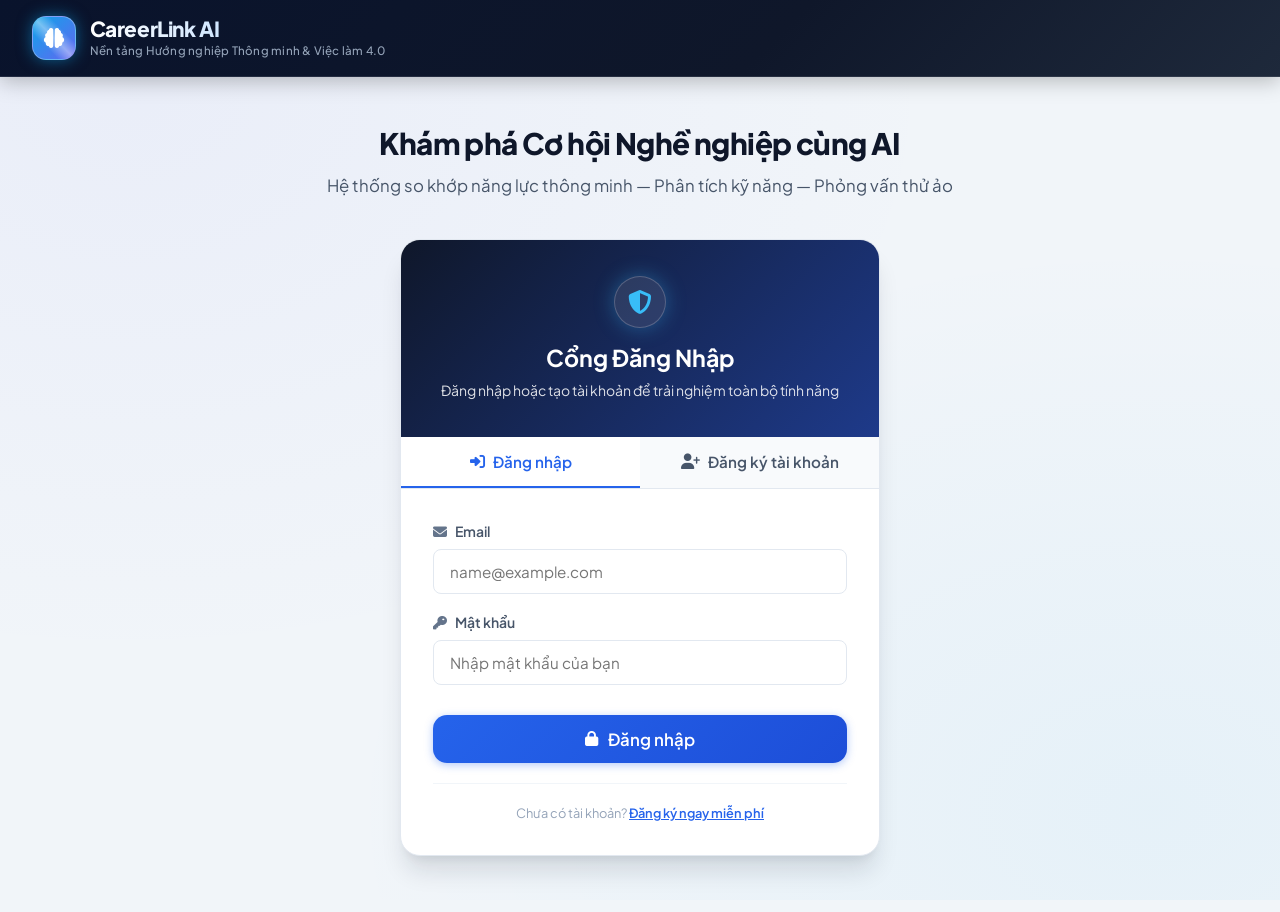
<file: index.html>
<!DOCTYPE html>
<html lang="vi">
<head>
    <meta charset="UTF-8">
    <meta name="viewport" content="width=device-width, initial-scale=1.0">
    <title>CareerLink AI — Hướng nghiệp Thông minh cho Sinh viên</title>
    <!-- Google Fonts: Plus Jakarta Sans -->
    <link rel="preconnect" href="https://fonts.googleapis.com">
    <link rel="preconnect" href="https://fonts.gstatic.com" crossorigin>
    <link href="https://fonts.googleapis.com/css2?family=Plus+Jakarta+Sans:wght@400;500;600;700;800&display=swap" rel="stylesheet">
    <!-- Font Awesome 6.5.1 Pro-grade Vector Icons -->
    <link rel="stylesheet" href="https://cdnjs.cloudflare.com/ajax/libs/font-awesome/6.5.1/css/all.min.css">
    <link rel="stylesheet" href="style.css">
    <meta name="description" content="Hệ thống AI hỗ trợ sinh viên tiếp cận cơ hội việc làm và thực tập thông minh">
</head>
<body>

<!-- ===== HEADER ===== -->
<header class="site-header">
    <div class="header-container">
        <a class="logo-group" href="#">
            <div class="logo-badge">
                <i class="fa-solid fa-brain"></i>
            </div>
            <div class="logo-text">
                <h1>CareerLink AI</h1>
                <p>Nền tảng Hướng nghiệp Thông minh &amp; Việc làm 4.0</p>
            </div>
        </a>
        <div class="header-user-status">
            <div id="userStatusBadge" class="user-badge" style="display:none;">
                <i class="fa-solid fa-circle-user" style="color: #38bdf8; font-size: 1.05rem;"></i>
                <span id="userDisplayName">Sinh viên</span>
                <span id="userRoleBadge" class="user-role-tag">SV</span>
            </div>
            <button class="btn btn-sm" onclick="handleLogout()"
                id="btnLogout"
                style="display:none; background: rgba(255,255,255,0.12); color:white; border:1px solid rgba(255,255,255,0.25);">
                <i class="fa-solid fa-arrow-right-from-bracket"></i> Đăng xuất
            </button>
        </div>
    </div>
</header>

<!-- ===== NAVIGATION ===== -->
<nav class="main-nav" id="mainNav" style="display:none;">
    <div class="nav-container">
        <div class="nav-links">
            <button class="nav-item active" data-page="jobs" onclick="navigateTo('jobs')">
                <i class="fa-solid fa-briefcase"></i> Việc làm
            </button>
            <button class="nav-item" data-page="recommend" onclick="navigateTo('recommend')">
                <i class="fa-solid fa-wand-magic-sparkles"></i> Gợi ý cho tôi
            </button>
            <button class="nav-item" data-page="chatbot" onclick="navigateTo('chatbot')">
                <i class="fa-solid fa-robot"></i> AI Assistant <span class="nav-badge">AI</span>
            </button>
            <button class="nav-item" data-page="profile" onclick="navigateTo('profile')">
                <i class="fa-solid fa-id-card"></i> Hồ sơ cá nhân
            </button>
            <button class="nav-item" data-page="applications" onclick="navigateTo('applications')">
                <i class="fa-solid fa-file-circle-check"></i> Hồ sơ đã nộp
            </button>
            <button class="nav-item" data-page="analytics" onclick="navigateTo('analytics')">
                <i class="fa-solid fa-chart-line"></i> Thống kê
            </button>
            <button class="nav-item" id="navRecruiterPost" data-page="post-job" onclick="navigateTo('post-job')" style="display:none;">
                <i class="fa-solid fa-circle-plus"></i> Đăng tuyển
            </button>
        </div>
    </div>
</nav>

<!-- Toast Container -->
<div class="toast-container" id="toastContainer"></div>

<!-- ===== AUTH SECTION ===== -->
<div id="authSection">
    <div class="app-container">
        <div style="text-align: center; margin-bottom: 2rem; padding-top: 1rem;">
            <h2 style="font-size: 1.85rem; font-weight: 800; color: var(--text-primary); letter-spacing: -0.02em;">
                Khám phá Cơ hội Nghề nghiệp cùng AI
            </h2>
            <p style="color: var(--text-secondary); font-size: 1.05rem; margin-top: 0.5rem;">
                Hệ thống so khớp năng lực thông minh — Phân tích kỹ năng — Phỏng vấn thử ảo
            </p>
        </div>

        <div class="auth-wrapper">
            <div class="auth-header">
                <div class="auth-header-icon">
                    <i class="fa-solid fa-shield-halved"></i>
                </div>
                <h2>Cổng Đăng Nhập</h2>
                <p>Đăng nhập hoặc tạo tài khoản để trải nghiệm toàn bộ tính năng</p>
            </div>

            <div class="auth-tabs">
                <button class="auth-tab-btn active" id="tabBtn_login" onclick="switchAuthTab('login')">
                    <i class="fa-solid fa-right-to-bracket"></i> Đăng nhập
                </button>
                <button class="auth-tab-btn" id="tabBtn_register" onclick="switchAuthTab('register')">
                    <i class="fa-solid fa-user-plus"></i> Đăng ký tài khoản
                </button>
            </div>

            <div class="auth-body">
                <!-- Form đăng nhập -->
                <div id="loginFormTab">
                    <form onsubmit="handleLogin(event)">
                        <div class="form-group">
                            <label><i class="fa-solid fa-envelope" style="color: #64748b; margin-right: 0.35rem;"></i> Email</label>
                            <input type="email" id="loginEmail" placeholder="name@example.com" required>
                        </div>
                        <div class="form-group">
                            <label><i class="fa-solid fa-key" style="color: #64748b; margin-right: 0.35rem;"></i> Mật khẩu</label>
                            <input type="password" id="loginPassword" placeholder="Nhập mật khẩu của bạn" required>
                        </div>
                        <button type="submit" class="btn btn-primary btn-block btn-lg" style="margin-top: 0.75rem;">
                            <i class="fa-solid fa-lock"></i> Đăng nhập
                        </button>
                    </form>
                    <div class="auth-footer-note">
                        Chưa có tài khoản?
                        <a href="#" onclick="switchAuthTab('register')" style="color: var(--primary); font-weight: 600;">
                            Đăng ký ngay miễn phí
                        </a>
                    </div>
                </div>

                <!-- Form đăng ký -->
                <div id="regFormTab" style="display:none;">
                    <form onsubmit="handleRegister(event)">
                        <div class="form-group">
                            <label><i class="fa-solid fa-user" style="color: #64748b; margin-right: 0.35rem;"></i> Họ và tên đầy đủ</label>
                            <input type="text" id="regFullName" placeholder="Nguyễn Văn A" required>
                        </div>
                        <div class="form-group">
                            <label><i class="fa-solid fa-envelope" style="color: #64748b; margin-right: 0.35rem;"></i> Email</label>
                            <input type="email" id="regEmail" placeholder="name@example.com" required>
                        </div>
                        <div class="form-group">
                            <label><i class="fa-solid fa-key" style="color: #64748b; margin-right: 0.35rem;"></i> Mật khẩu (tối thiểu 6 ký tự)</label>
                            <input type="password" id="regPassword" placeholder="Tạo mật khẩu an toàn" required minlength="6">
                        </div>
                        <div class="form-group">
                            <label><i class="fa-solid fa-user-tag" style="color: #64748b; margin-right: 0.35rem;"></i> Vai trò của bạn</label>
                            <select id="regRole">
                                <option value="student">Sinh viên đang tìm kiếm cơ hội</option>
                                <option value="recruiter">Nhà tuyển dụng / Doanh nghiệp</option>
                            </select>
                        </div>
                        <button type="submit" class="btn btn-primary btn-block btn-lg" style="margin-top: 0.75rem;">
                            <i class="fa-solid fa-user-check"></i> Khởi tạo tài khoản
                        </button>
                    </form>
                    <div class="auth-footer-note">
                        <i class="fa-solid fa-shield-check" style="color: #10b981;"></i> Dữ liệu được lưu trữ an toàn và bền bỉ trong trình duyệt của bạn.
                    </div>
                </div>
            </div>
        </div>
    </div>
</div>

<!-- ===== MAIN APP (Sau khi đăng nhập) ===== -->
<div id="mainAppSection" style="display:none;">
    <div class="app-container">

        <!-- === VIEW: JOBS LIST === -->
        <div id="view-jobs" class="page-view active">
            <div class="hero-banner">
                <h2><i class="fa-solid fa-briefcase"></i> Cơ hội Thực tập &amp; Việc làm Công nghệ</h2>
                <p>Hệ thống AI tự động phân tích hồ sơ và tính toán <strong>chỉ số phù hợp (Match Score)</strong> chính xác theo thời gian thực.</p>
                <div class="hero-tags">
                    <span class="hero-tag"><i class="fa-solid fa-bolt"></i> AI Matching Engine</span>
                    <span class="hero-tag"><i class="fa-solid fa-chart-simple"></i> Phân tích thời gian thực</span>
                    <span class="hero-tag"><i class="fa-solid fa-bullseye"></i> Cá nhân hóa theo năng lực</span>
                </div>
            </div>

            <div style="display: flex; gap: 1rem; margin-bottom: 1.5rem; flex-wrap: wrap;">
                <div style="flex: 1; min-width: 220px; position: relative;">
                    <i class="fa-solid fa-magnifying-glass" style="position: absolute; left: 14px; top: 50%; transform: translateY(-50%); color: #94a3b8;"></i>
                    <input type="text" id="jobSearchInput" placeholder="Tìm kiếm theo tiêu đề, công ty, kỹ năng (Python, SQL, React...)"
                        style="padding-left: 2.5rem;" oninput="renderJobsList()">
                </div>
                <select id="jobTypeFilter" onchange="renderJobsList()" style="width: auto; min-width: 190px;">
                    <option value="all">Tất cả hình thức</option>
                    <option value="Thực tập">Thực tập sinh</option>
                    <option value="Toàn thời gian">Toàn thời gian</option>
                    <option value="Bán thời gian">Bán thời gian</option>
                    <option value="Remote">Remote / Hybrid</option>
                </select>
            </div>

            <div id="jobsListContainer">
                <p style="text-align: center; color: var(--text-muted); padding: 2rem;">Đang tải danh sách việc làm...</p>
            </div>
        </div>

        <!-- === VIEW: AI RECOMMENDATIONS === -->
        <div id="view-recommend" class="page-view">
            <div class="hero-banner" style="background: linear-gradient(135deg, #064e3b 0%, #047857 50%, #10b981 100%);">
                <h2><i class="fa-solid fa-wand-magic-sparkles"></i> Gợi ý Việc làm Phù hợp nhất</h2>
                <p>Các vị trí được sắp xếp theo <strong>độ tương thích giảm dần</strong>, đi kèm phân tích các kỹ năng bạn đã có và các kỹ năng nên học thêm.</p>
            </div>
            <div id="recommendationsListContainer">
                <p style="text-align: center; color: var(--text-muted); padding: 2rem;">Đang phân tích hồ sơ...</p>
            </div>
        </div>

        <!-- === VIEW: AI CHATBOT === -->
        <div id="view-chatbot" class="page-view">
            <div style="margin-bottom: 1.25rem;">
                <h2 style="font-size: 1.55rem; font-weight: 800; display: flex; align-items: center; gap: 0.6rem;">
                    <i class="fa-solid fa-robot" style="color: var(--primary);"></i> AI Career Assistant
                </h2>
                <p style="color: var(--text-secondary);">Trợ lý AI hướng nghiệp thông minh — luyện phỏng vấn thử — đánh giá CV và gợi ý lộ trình kỹ thuật chuyên sâu.</p>
            </div>

            <div class="chatbot-container">
                <div class="chatbot-header">
                    <div class="chatbot-title">
                        <div class="chatbot-avatar">
                            <i class="fa-solid fa-microchip"></i>
                        </div>
                        <div>
                            <div style="font-weight: 700; font-size: 1rem; letter-spacing: -0.01em;">CareerLink AI Copilot</div>
                            <div style="font-size: 0.75rem; color: #38bdf8; display: flex; align-items: center; gap: 0.4rem;">
                                <i class="fa-solid fa-circle" style="font-size: 0.5rem;"></i> Trực tuyến — Sẵn sàng hỗ trợ 24/7
                            </div>
                        </div>
                    </div>
                    <button onclick="clearChatHistory()"
                        style="background: rgba(255,255,255,0.15); border: 1px solid rgba(255,255,255,0.2); color: white; padding: 0.45rem 0.85rem; border-radius: 8px; cursor: pointer; font-size: 0.8rem; display: flex; align-items: center; gap: 0.4rem;">
                        <i class="fa-solid fa-trash-can"></i> Xóa lịch sử
                    </button>
                </div>

                <div class="chatbot-messages" id="chatbotMessagesList"></div>

                <div class="chat-quick-prompts">
                    <span class="quick-prompt-chip" onclick="sendChatMessage('Gợi ý việc làm phù hợp với hồ sơ của tôi')">
                        <i class="fa-solid fa-briefcase"></i> Gợi ý việc làm
                    </span>
                    <span class="quick-prompt-chip" onclick="sendChatMessage('Luyện phỏng vấn thử cho tôi với')">
                        <i class="fa-solid fa-microphone-lines"></i> Phỏng vấn thử
                    </span>
                    <span class="quick-prompt-chip" onclick="sendChatMessage('Đánh giá CV và hồ sơ của tôi')">
                        <i class="fa-solid fa-file-lines"></i> Đánh giá CV
                    </span>
                    <span class="quick-prompt-chip" onclick="sendChatMessage('Lộ trình học AI Machine Learning 3 tháng')">
                        <i class="fa-solid fa-route"></i> Lộ trình AI/Data
                    </span>
                    <span class="quick-prompt-chip" onclick="sendChatMessage('Lộ trình học Web Frontend Backend')">
                        <i class="fa-solid fa-code"></i> Lộ trình Web Dev
                    </span>
                </div>

                <div class="chatbot-input-bar">
                    <input type="text" id="chatbotInput"
                        placeholder="Đặt câu hỏi về việc làm, phỏng vấn thử, lộ trình học tập..."
                        onkeydown="if(event.key==='Enter') sendChatMessage()">
                    <button class="btn btn-primary" onclick="sendChatMessage()">
                        Gửi <i class="fa-solid fa-paper-plane"></i>
                    </button>
                </div>
            </div>
        </div>

        <!-- === VIEW: STUDENT PROFILE === -->
        <div id="view-profile" class="page-view">
            <div style="margin-bottom: 1.5rem;">
                <h2 style="font-size: 1.55rem; font-weight: 800; display: flex; align-items: center; gap: 0.6rem;">
                    <i class="fa-solid fa-id-card" style="color: var(--primary);"></i> Hồ sơ Năng lực Cá nhân
                </h2>
                <p style="color: var(--text-secondary);">Cập nhật chính xác các kỹ năng và thông tin để AI đưa ra gợi ý việc làm có độ tương thích cao nhất.</p>
            </div>

            <div class="card">
                <form id="profileForm" onsubmit="handleSaveProfile(event)">
                    <div class="grid-2">
                        <div>
                            <div class="form-group">
                                <label><i class="fa-solid fa-user" style="color: #64748b; margin-right: 0.35rem;"></i> Họ và tên đầy đủ *</label>
                                <input type="text" id="profFullName" placeholder="Nguyễn Văn A" required>
                            </div>
                            <div class="form-group">
                                <label><i class="fa-solid fa-building-columns" style="color: #64748b; margin-right: 0.35rem;"></i> Trường Đại học / Học viện</label>
                                <input type="text" id="profUniversity" placeholder="Trường Đại học Công nghệ Thông tin">
                            </div>
                            <div class="form-group">
                                <label><i class="fa-solid fa-graduation-cap" style="color: #64748b; margin-right: 0.35rem;"></i> Chuyên ngành đào tạo *</label>
                                <input type="text" id="profMajor" placeholder="Khoa học Dữ liệu &amp; AI" required>
                            </div>
                            <div class="form-group">
                                <label><i class="fa-solid fa-calendar-days" style="color: #64748b; margin-right: 0.35rem;"></i> Năm tốt nghiệp dự kiến</label>
                                <input type="number" id="profGradYear" placeholder="2027" min="2024" max="2032">
                            </div>
                            <div class="form-group">
                                <label><i class="fa-solid fa-award" style="color: #64748b; margin-right: 0.35rem;"></i> Điểm GPA tích lũy (thang 4.0)</label>
                                <input type="number" id="profGpa" placeholder="3.5" step="0.01" min="0" max="4">
                            </div>
                        </div>
                        <div>
                            <div class="form-group">
                                <label><i class="fa-solid fa-code" style="color: #64748b; margin-right: 0.35rem;"></i> Danh sách kỹ năng (cách nhau bằng dấu phẩy) *</label>
                                <textarea id="profSkills" placeholder="Python, SQL, Machine Learning, React, Docker, Git..." style="min-height: 80px;"></textarea>
                            </div>
                            <div class="form-group">
                                <label><i class="fa-solid fa-heart" style="color: #64748b; margin-right: 0.35rem;"></i> Lĩnh vực quan tâm &amp; Nghiên cứu</label>
                                <input type="text" id="profInterests" placeholder="Trí tuệ nhân tạo, Phát triển phần mềm, Dữ liệu lớn">
                            </div>
                            <div class="form-group">
                                <label><i class="fa-solid fa-compass" style="color: #64748b; margin-right: 0.35rem;"></i> Mục tiêu nghề nghiệp ngắn hạn</label>
                                <input type="text" id="profCareerGoal" placeholder="Trở thành AI Engineer tại doanh nghiệp công nghệ hàng đầu">
                            </div>
                            <div class="form-group">
                                <label><i class="fa-solid fa-pen-nib" style="color: #64748b; margin-right: 0.35rem;"></i> Giới thiệu bản thân &amp; Dự án đã làm</label>
                                <textarea id="profSummary" placeholder="Sinh viên năm 3 chuyên ngành KHMT, có kinh nghiệm thực hành với Python và Machine Learning qua 2 dự án cá nhân về NLP tiếng Việt..." style="min-height: 100px;"></textarea>
                            </div>
                        </div>
                    </div>

                    <div style="margin-top: 1.5rem; display: flex; gap: 1rem; align-items: center; flex-wrap: wrap;">
                        <button type="submit" class="btn btn-primary btn-lg">
                            <i class="fa-solid fa-floppy-disk"></i> Lưu Hồ sơ năng lực
                        </button>
                        <button type="button" class="btn btn-secondary" onclick="navigateTo('recommend')">
                            <i class="fa-solid fa-wand-magic-sparkles"></i> Xem ngay gợi ý AI
                        </button>
                        <span style="color: var(--text-muted); font-size: 0.825rem; display: flex; align-items: center; gap: 0.4rem;">
                            <i class="fa-solid fa-shield-check" style="color: #10b981;"></i> Dữ liệu tự động lưu vĩnh viễn
                        </span>
                    </div>
                </form>
            </div>
        </div>

        <!-- === VIEW: APPLICATIONS === -->
        <div id="view-applications" class="page-view">
            <div style="margin-bottom: 1.5rem;">
                <h2 style="font-size: 1.55rem; font-weight: 800; display: flex; align-items: center; gap: 0.6rem;">
                    <i class="fa-solid fa-file-circle-check" style="color: var(--primary);"></i> Hồ sơ Ứng tuyển của Bạn
                </h2>
                <p style="color: var(--text-secondary);">Theo dõi trực quan tiến trình và trạng thái các vị trí bạn đã nộp hồ sơ.</p>
            </div>
            <div id="applicationsListContainer"></div>
        </div>

        <!-- === VIEW: ANALYTICS === -->
        <div id="view-analytics" class="page-view">
            <div style="margin-bottom: 1.5rem;">
                <h2 style="font-size: 1.55rem; font-weight: 800; display: flex; align-items: center; gap: 0.6rem;">
                    <i class="fa-solid fa-chart-line" style="color: var(--primary);"></i> Thống kê &amp; Trung tâm Dữ liệu
                </h2>
                <p style="color: var(--text-secondary);">Quản lý dữ liệu hệ thống, sao lưu an toàn và tùy biến cấu hình AI.</p>
            </div>
            <div id="analyticsContentContainer"></div>
        </div>

        <!-- === VIEW: POST JOB (Nhà tuyển dụng) === -->
        <div id="view-post-job" class="page-view">
            <div style="margin-bottom: 1.5rem;">
                <h2 style="font-size: 1.55rem; font-weight: 800; display: flex; align-items: center; gap: 0.6rem;">
                    <i class="fa-solid fa-circle-plus" style="color: var(--primary);"></i> Đăng Tin Tuyển Dụng Mới
                </h2>
                <p style="color: var(--text-secondary);">Tin đăng sẽ được hiển thị ngay cho các sinh viên có độ tương thích cao.</p>
            </div>
            <div class="card">
                <form id="postJobForm" onsubmit="handlePostJob(event)">
                    <div class="grid-2">
                        <div>
                            <div class="form-group">
                                <label><i class="fa-solid fa-heading" style="color: #64748b; margin-right: 0.35rem;"></i> Tiêu đề vị trí *</label>
                                <input type="text" id="newJobTitle" placeholder="Thực tập sinh AI / Machine Learning" required>
                            </div>
                            <div class="form-group">
                                <label><i class="fa-solid fa-building" style="color: #64748b; margin-right: 0.35rem;"></i> Tên công ty / Doanh nghiệp *</label>
                                <input type="text" id="newJobCompany" placeholder="FPT Software" required>
                            </div>
                            <div class="form-group">
                                <label><i class="fa-solid fa-location-dot" style="color: #64748b; margin-right: 0.35rem;"></i> Địa điểm làm việc</label>
                                <input type="text" id="newJobLocation" placeholder="TP.HCM / Hà Nội / Remote">
                            </div>
                            <div class="form-group">
                                <label><i class="fa-solid fa-money-bill-wave" style="color: #64748b; margin-right: 0.35rem;"></i> Mức lương / Phụ cấp hỗ trợ</label>
                                <input type="text" id="newJobSalary" placeholder="5 - 8 triệu / tháng">
                            </div>
                            <div class="form-group">
                                <label><i class="fa-solid fa-business-time" style="color: #64748b; margin-right: 0.35rem;"></i> Loại hình công việc</label>
                                <select id="newJobType">
                                    <option value="Thực tập">Thực tập sinh</option>
                                    <option value="Toàn thời gian">Toàn thời gian</option>
                                    <option value="Bán thời gian">Bán thời gian</option>
                                    <option value="Remote">Remote / Hybrid</option>
                                </select>
                            </div>
                        </div>
                        <div>
                            <div class="form-group">
                                <label><i class="fa-solid fa-align-left" style="color: #64748b; margin-right: 0.35rem;"></i> Mô tả công việc chi tiết *</label>
                                <textarea id="newJobDesc" placeholder="Mô tả các nhiệm vụ chính, dự án tham gia, chế độ đào tạo và cơ hội phát triển..." style="min-height: 120px;" required></textarea>
                            </div>
                            <div class="form-group">
                                <label><i class="fa-solid fa-list-check" style="color: #64748b; margin-right: 0.35rem;"></i> Kỹ năng yêu cầu (cách nhau bằng dấu phẩy)</label>
                                <input type="text" id="newJobSkills" placeholder="Python, SQL, Machine Learning, Git">
                            </div>
                            <div class="form-group">
                                <label><i class="fa-solid fa-graduation-cap" style="color: #64748b; margin-right: 0.35rem;"></i> Chuyên ngành ưu tiên</label>
                                <input type="text" id="newJobMajors" placeholder="Công nghệ Thông tin, Khoa học Máy tính">
                            </div>
                        </div>
                    </div>
                    <div style="margin-top: 1.5rem;">
                        <button type="submit" class="btn btn-primary btn-lg">
                            <i class="fa-solid fa-bullhorn"></i> Đăng tuyển ngay
                        </button>
                    </div>
                </form>
            </div>
        </div>

    </div><!-- /app-container -->
</div><!-- /mainAppSection -->

<!-- ===== FLOATING CHAT BUTTON ===== -->
<div id="floatingChatTrigger" class="floating-chat-trigger" onclick="toggleFloatingChat()" style="display:none;" title="Trợ lý AI Hướng nghiệp &amp; Phỏng vấn ảo">
    <i class="fa-solid fa-robot"></i>
</div>

<!-- ===== FLOATING CHAT POPUP ===== -->
<div class="floating-chat-popup" id="floatingChatPopup">
    <div class="chatbot-header" style="border-radius: 20px 20px 0 0;">
        <div class="chatbot-title">
            <div class="chatbot-avatar">
                <i class="fa-solid fa-microchip"></i>
            </div>
            <div>
                <div style="font-weight: 700; font-size: 0.95rem;">AI Career Assistant</div>
                <div style="font-size: 0.7rem; color: #38bdf8; display: flex; align-items: center; gap: 0.3rem;">
                    <i class="fa-solid fa-circle" style="font-size: 0.45rem;"></i> Trực tuyến
                </div>
            </div>
        </div>
        <button onclick="toggleFloatingChat()"
            style="background: rgba(255,255,255,0.15); border: none; color: white; width: 32px; height: 32px; border-radius: 50%; cursor: pointer; font-size: 0.95rem; display: flex; align-items: center; justify-content: center; transition: 0.2s;">
            <i class="fa-solid fa-xmark"></i>
        </button>
    </div>

    <div class="chatbot-messages" id="floatingChatMessages" style="flex: 1; overflow-y: auto; padding: 1.15rem; gap: 0.85rem; display: flex; flex-direction: column; background: #f8fafc;"></div>

    <div class="chat-quick-prompts" style="padding: 0.6rem 0.85rem;">
        <span class="quick-prompt-chip" onclick="sendChatMessage('Gợi ý việc làm cho tôi', true)">
            <i class="fa-solid fa-briefcase"></i> Gợi ý việc
        </span>
        <span class="quick-prompt-chip" onclick="sendChatMessage('Luyện phỏng vấn thử', true)">
            <i class="fa-solid fa-microphone"></i> Phỏng vấn
        </span>
        <span class="quick-prompt-chip" onclick="sendChatMessage('Lộ trình học AI 3 tháng', true)">
            <i class="fa-solid fa-route"></i> Lộ trình
        </span>
    </div>

    <div class="chatbot-input-bar" style="border-radius: 0 0 20px 20px;">
        <input type="text" id="floatingChatInput" placeholder="Nhắn tin với AI..."
            onkeydown="if(event.key==='Enter') sendChatMessage(null, true)">
        <button class="btn btn-primary btn-sm" onclick="sendChatMessage(null, true)">
            <i class="fa-solid fa-paper-plane"></i>
        </button>
    </div>
</div>

<script src="app.js"></script>
<script>
    // Hiện floating chat button khi đã đăng nhập
    const _origUpdateLogin = window.updateUIForLoggedInUser;
    window.updateUIForLoggedInUser = function() {
        _origUpdateLogin();
        const ft = document.getElementById('floatingChatTrigger');
        const btn = document.getElementById('btnLogout');
        const nav = document.getElementById('mainNav');
        if (ft) ft.style.display = 'flex';
        if (btn) btn.style.display = 'inline-flex';
        if (nav) nav.style.display = 'block';
    };
    const _origUpdateLogout = window.updateUIForLoggedOutUser;
    window.updateUIForLoggedOutUser = function() {
        _origUpdateLogout();
        const nav = document.getElementById('mainNav');
        const ft = document.getElementById('floatingChatTrigger');
        const btn = document.getElementById('btnLogout');
        if (nav) nav.style.display = 'none';
        if (ft) ft.style.display = 'none';
        if (btn) btn.style.display = 'none';
        const popup = document.getElementById('floatingChatPopup');
        if (popup) popup.classList.remove('open');
    };
</script>
</body>
</html>
</file>
<file: style.css>
/* ==========================================================================
   CareerLink AI - Modern Tech Stylesheet (2026 High-Tech Edition)
   Trang web Hướng nghiệp & Việc làm AI cho Sinh viên
   ========================================================================== */

:root {
    --primary: #2563eb;
    --primary-hover: #1d4ed8;
    --primary-light: #eff6ff;
    --primary-ring: rgba(37, 99, 235, 0.25);
    --secondary: #4f46e5;
    --accent: #06b6d4;
    --accent-glow: rgba(6, 182, 212, 0.35);
    --tech-cyan: #0ea5e9;
    --tech-indigo: #6366f1;
    --tech-purple: #8b5cf6;
    --success: #10b981;
    --success-bg: #ecfdf5;
    --warning: #f59e0b;
    --warning-bg: #fffbeb;
    --danger: #ef4444;
    --danger-bg: #fef2f2;
    --bg-page: #f1f5f9;
    --bg-card: #ffffff;
    --text-primary: #0f172a;
    --text-secondary: #475569;
    --text-muted: #94a3b8;
    --border-color: #e2e8f0;
    --border-light: #f1f5f9;
    --radius-sm: 8px;
    --radius-md: 14px;
    --radius-lg: 20px;
    --radius-full: 9999px;
    --shadow-sm: 0 1px 3px 0 rgb(0 0 0 / 0.06);
    --shadow-md: 0 4px 6px -1px rgb(0 0 0 / 0.08), 0 2px 4px -2px rgb(0 0 0 / 0.06);
    --shadow-lg: 0 10px 20px -3px rgb(0 0 0 / 0.08), 0 4px 6px -4px rgb(0 0 0 / 0.04);
    --shadow-xl: 0 20px 25px -5px rgb(15 23 42 / 0.12), 0 8px 10px -6px rgb(15 23 42 / 0.08);
    --shadow-glow: 0 0 20px rgba(37, 99, 235, 0.3);
    --transition: all 0.25s cubic-bezier(0.4, 0, 0.2, 1);
}

* {
    margin: 0;
    padding: 0;
    box-sizing: border-box;
    font-family: 'Plus Jakarta Sans', -apple-system, BlinkMacSystemFont, 'Segoe UI', Roboto, sans-serif;
}

body {
    background-color: var(--bg-page);
    color: var(--text-primary);
    min-height: 100vh;
    display: flex;
    flex-direction: column;
    line-height: 1.5;
    background-image: 
        radial-gradient(at 10% 10%, rgba(99, 102, 241, 0.05) 0px, transparent 50%),
        radial-gradient(at 90% 90%, rgba(14, 165, 233, 0.05) 0px, transparent 50%);
    background-attachment: fixed;
}

/* ==========================================================================
   Header & Tech Navigation
   ========================================================================== */
.site-header {
    background: linear-gradient(135deg, #09132c 0%, #0f172a 60%, #1e293b 100%);
    color: white;
    padding: 1rem 2rem;
    box-shadow: 0 4px 20px rgba(0, 0, 0, 0.25);
    position: sticky;
    top: 0;
    z-index: 40;
    border-bottom: 1px solid rgba(255, 255, 255, 0.1);
    backdrop-filter: blur(12px);
}

.header-container {
    max-width: 1280px;
    margin: 0 auto;
    display: flex;
    align-items: center;
    justify-content: space-between;
    gap: 1.5rem;
}

.logo-group {
    display: flex;
    align-items: center;
    gap: 0.85rem;
    text-decoration: none;
    color: white;
}

.logo-badge {
    background: linear-gradient(135deg, #0ea5e9, #6366f1);
    width: 44px;
    height: 44px;
    border-radius: var(--radius-md);
    display: flex;
    align-items: center;
    justify-content: center;
    font-size: 1.25rem;
    color: white;
    box-shadow: 0 0 15px rgba(14, 165, 233, 0.5);
    border: 1px solid rgba(255, 255, 255, 0.3);
    position: relative;
    overflow: hidden;
}

.logo-badge::after {
    content: '';
    position: absolute;
    top: -50%;
    left: -50%;
    width: 200%;
    height: 200%;
    background: linear-gradient(45deg, transparent 40%, rgba(255,255,255,0.4) 50%, transparent 60%);
    animation: shine 4s infinite linear;
}

@keyframes shine {
    from { transform: translateX(-100%); }
    to { transform: translateX(100%); }
}

.logo-text h1 {
    font-size: 1.3rem;
    font-weight: 800;
    letter-spacing: -0.02em;
    line-height: 1.2;
    background: linear-gradient(to right, #ffffff, #93c5fd);
    -webkit-background-clip: text;
    -webkit-text-fill-color: transparent;
}

.logo-text p {
    font-size: 0.725rem;
    color: #94a3b8;
    font-weight: 500;
    letter-spacing: 0.02em;
}

.header-user-status {
    display: flex;
    align-items: center;
    gap: 1rem;
}

.user-badge {
    background: rgba(255, 255, 255, 0.08);
    backdrop-filter: blur(8px);
    padding: 0.4rem 1rem;
    border-radius: var(--radius-full);
    font-size: 0.85rem;
    font-weight: 600;
    display: flex;
    align-items: center;
    gap: 0.6rem;
    border: 1px solid rgba(255, 255, 255, 0.15);
}

.user-role-tag {
    background: linear-gradient(135deg, #0ea5e9, #2563eb);
    color: #ffffff;
    font-size: 0.7rem;
    font-weight: 700;
    padding: 0.18rem 0.65rem;
    border-radius: var(--radius-full);
    text-transform: uppercase;
    letter-spacing: 0.03em;
    box-shadow: 0 0 10px rgba(14, 165, 233, 0.4);
}

/* ==========================================================================
   Navigation Menu
   ========================================================================== */
.main-nav {
    background: #ffffff;
    border-bottom: 1px solid var(--border-color);
    box-shadow: var(--shadow-sm);
    position: sticky;
    top: 68px;
    z-index: 30;
}

.nav-container {
    max-width: 1280px;
    margin: 0 auto;
    padding: 0 1.5rem;
    display: flex;
    align-items: center;
    justify-content: space-between;
    overflow-x: auto;
}

.nav-links {
    display: flex;
    gap: 0.5rem;
}

.nav-item {
    background: transparent;
    border: none;
    color: var(--text-secondary);
    padding: 0.95rem 1.15rem;
    font-size: 0.925rem;
    font-weight: 600;
    cursor: pointer;
    border-bottom: 3px solid transparent;
    transition: var(--transition);
    display: flex;
    align-items: center;
    gap: 0.55rem;
    white-space: nowrap;
}

.nav-item i {
    font-size: 1rem;
    color: var(--text-muted);
    transition: var(--transition);
}

.nav-item:hover {
    color: var(--primary);
    background: #f8fafc;
}

.nav-item:hover i {
    color: var(--primary);
}

.nav-item.active {
    color: var(--primary);
    border-bottom-color: var(--primary);
    background: #f0f7ff;
}

.nav-item.active i {
    color: var(--primary);
}

.nav-badge {
    background: linear-gradient(135deg, #6366f1, #0ea5e9);
    color: white;
    font-size: 0.68rem;
    padding: 0.12rem 0.55rem;
    border-radius: var(--radius-full);
    font-weight: 700;
    letter-spacing: 0.04em;
    box-shadow: 0 0 8px rgba(99, 102, 241, 0.35);
}

/* ==========================================================================
   Main Content Layout
   ========================================================================== */
.app-container {
    max-width: 1280px;
    width: 100%;
    margin: 1.75rem auto 3.5rem;
    padding: 0 1.5rem;
    flex: 1;
}

.page-view {
    display: none;
    animation: fadeIn 0.25s ease-out;
}

.page-view.active {
    display: block;
}

@keyframes fadeIn {
    from { opacity: 0; transform: translateY(8px); }
    to { opacity: 1; transform: translateY(0); }
}

/* ==========================================================================
   Card & Grid System
   ========================================================================== */
.card {
    background: var(--bg-card);
    border: 1px solid var(--border-color);
    border-radius: var(--radius-md);
    padding: 1.5rem;
    box-shadow: var(--shadow-sm);
    transition: var(--transition);
}

.card:hover {
    box-shadow: var(--shadow-md);
    border-color: #cbd5e1;
}

.card-header {
    display: flex;
    align-items: center;
    justify-content: space-between;
    margin-bottom: 1.25rem;
    padding-bottom: 0.75rem;
    border-bottom: 1px solid var(--border-light);
}

.card-title {
    font-size: 1.15rem;
    font-weight: 700;
    color: var(--text-primary);
    display: flex;
    align-items: center;
    gap: 0.6rem;
}

.card-title i {
    color: var(--primary);
    font-size: 1.15rem;
}

.grid-2 {
    display: grid;
    grid-template-columns: repeat(auto-fit, minmax(320px, 1fr));
    gap: 1.5rem;
}

.grid-3 {
    display: grid;
    grid-template-columns: repeat(auto-fit, minmax(280px, 1fr));
    gap: 1.25rem;
}

.grid-4 {
    display: grid;
    grid-template-columns: repeat(auto-fit, minmax(230px, 1fr));
    gap: 1.15rem;
}

/* ==========================================================================
   Hero & Welcome Banner
   ========================================================================== */
.hero-banner {
    background: linear-gradient(135deg, #0f172a 0%, #1e3a8a 60%, #2563eb 100%);
    color: white;
    padding: 2.25rem;
    border-radius: var(--radius-lg);
    margin-bottom: 2rem;
    box-shadow: var(--shadow-lg);
    position: relative;
    overflow: hidden;
    border: 1px solid rgba(255, 255, 255, 0.1);
}

.hero-banner::after {
    content: '';
    position: absolute;
    right: -20px;
    bottom: -30px;
    width: 200px;
    height: 200px;
    background: radial-gradient(circle, rgba(14, 165, 233, 0.25) 0%, transparent 70%);
    pointer-events: none;
}

.hero-banner h2 {
    font-size: 1.85rem;
    font-weight: 800;
    margin-bottom: 0.5rem;
    letter-spacing: -0.02em;
    display: flex;
    align-items: center;
    gap: 0.75rem;
}

.hero-banner h2 i {
    color: #38bdf8;
    filter: drop-shadow(0 0 10px rgba(56, 189, 248, 0.5));
}

.hero-banner p {
    font-size: 1.05rem;
    opacity: 0.9;
    max-width: 680px;
    margin-bottom: 1.25rem;
    line-height: 1.6;
}

.hero-tags {
    display: flex;
    flex-wrap: wrap;
    gap: 0.6rem;
}

.hero-tag {
    background: rgba(255, 255, 255, 0.12);
    backdrop-filter: blur(8px);
    padding: 0.4rem 0.95rem;
    border-radius: var(--radius-full);
    font-size: 0.8rem;
    font-weight: 600;
    border: 1px solid rgba(255, 255, 255, 0.15);
    display: flex;
    align-items: center;
    gap: 0.4rem;
}

.hero-tag i {
    color: #38bdf8;
}

/* ==========================================================================
   Form Controls & Buttons
   ========================================================================== */
.form-group {
    margin-bottom: 1.15rem;
}

label {
    display: block;
    font-size: 0.875rem;
    font-weight: 600;
    color: var(--text-secondary);
    margin-bottom: 0.4rem;
}

input[type="text"],
input[type="email"],
input[type="password"],
input[type="number"],
input[type="url"],
select,
textarea {
    width: 100%;
    padding: 0.75rem 1rem;
    border: 1.5px solid var(--border-color);
    border-radius: var(--radius-sm);
    font-size: 0.95rem;
    color: var(--text-primary);
    background-color: #ffffff;
    transition: var(--transition);
    outline: none;
}

input:focus,
select:focus,
textarea:focus {
    border-color: var(--primary);
    box-shadow: 0 0 0 3px var(--primary-ring);
}

textarea {
    min-height: 90px;
    resize: vertical;
}

.btn {
    display: inline-flex;
    align-items: center;
    justify-content: center;
    gap: 0.6rem;
    padding: 0.7rem 1.35rem;
    font-size: 0.925rem;
    font-weight: 600;
    border-radius: var(--radius-sm);
    border: none;
    cursor: pointer;
    transition: var(--transition);
    text-decoration: none;
    line-height: 1.25;
}

.btn i {
    font-size: 0.95rem;
}

.btn-primary {
    background: linear-gradient(135deg, #2563eb, #1d4ed8);
    color: white;
    box-shadow: 0 2px 8px rgba(37, 99, 235, 0.35);
}
.btn-primary:hover {
    background: linear-gradient(135deg, #1d4ed8, #1e40af);
    transform: translateY(-1px);
    box-shadow: 0 4px 12px rgba(37, 99, 235, 0.45);
}

.btn-secondary {
    background-color: #f1f5f9;
    color: var(--text-secondary);
    border: 1px solid var(--border-color);
}
.btn-secondary:hover {
    background-color: #e2e8f0;
    color: var(--text-primary);
}

.btn-accent {
    background: linear-gradient(135deg, #06b6d4, #2563eb);
    color: white;
}
.btn-accent:hover {
    opacity: 0.95;
    transform: translateY(-1px);
}

.btn-success {
    background: linear-gradient(135deg, #10b981, #059669);
    color: white;
}
.btn-success:hover {
    background: linear-gradient(135deg, #059669, #047857);
}

.btn-danger {
    background: linear-gradient(135deg, #ef4444, #dc2626);
    color: white;
}
.btn-danger:hover {
    background: #dc2626;
}

.btn-sm {
    padding: 0.45rem 0.85rem;
    font-size: 0.825rem;
}

.btn-lg {
    padding: 0.85rem 1.75rem;
    font-size: 1.05rem;
    border-radius: var(--radius-md);
}

.btn-block {
    width: 100%;
}

/* ==========================================================================
   Auth Section (Login & Registration)
   ========================================================================== */
.auth-wrapper {
    max-width: 480px;
    margin: 2.5rem auto;
    background: #ffffff;
    border: 1px solid var(--border-color);
    border-radius: var(--radius-lg);
    box-shadow: var(--shadow-xl);
    overflow: hidden;
}

.auth-header {
    background: linear-gradient(135deg, #0f172a, #1e3a8a);
    color: white;
    padding: 2.25rem 2rem;
    text-align: center;
    position: relative;
}

.auth-header-icon {
    width: 52px;
    height: 52px;
    background: rgba(255, 255, 255, 0.1);
    border: 1px solid rgba(255, 255, 255, 0.2);
    border-radius: 50%;
    margin: 0 auto 0.85rem;
    display: flex;
    align-items: center;
    justify-content: center;
    font-size: 1.5rem;
    color: #38bdf8;
    box-shadow: 0 0 20px rgba(56, 189, 248, 0.35);
}

.auth-header h2 {
    font-size: 1.45rem;
    font-weight: 700;
    margin-bottom: 0.25rem;
}

.auth-header p {
    font-size: 0.875rem;
    opacity: 0.85;
}

.auth-tabs {
    display: flex;
    background: #f8fafc;
    border-bottom: 1px solid var(--border-color);
}

.auth-tab-btn {
    flex: 1;
    padding: 0.95rem;
    border: none;
    background: transparent;
    font-size: 0.95rem;
    font-weight: 600;
    color: var(--text-secondary);
    cursor: pointer;
    transition: var(--transition);
    border-bottom: 2px solid transparent;
    display: flex;
    align-items: center;
    justify-content: center;
    gap: 0.5rem;
}

.auth-tab-btn.active {
    color: var(--primary);
    background: #ffffff;
    border-bottom-color: var(--primary);
}

.auth-body {
    padding: 2rem;
}

.auth-footer-note {
    margin-top: 1.25rem;
    padding-top: 1.25rem;
    border-top: 1px solid var(--border-light);
    font-size: 0.8rem;
    color: var(--text-muted);
    text-align: center;
}

/* ==========================================================================
   Job Cards & Match UI
   ========================================================================== */
.job-card {
    background: #ffffff;
    border: 1px solid var(--border-color);
    border-radius: var(--radius-md);
    padding: 1.45rem;
    margin-bottom: 1.15rem;
    transition: var(--transition);
    position: relative;
    display: flex;
    flex-direction: column;
    gap: 0.85rem;
}

.job-card:hover {
    border-color: #93c5fd;
    transform: translateY(-2px);
    box-shadow: var(--shadow-md);
}

.job-card-top {
    display: flex;
    justify-content: space-between;
    align-items: flex-start;
    gap: 1rem;
}

.job-title-group h3 {
    font-size: 1.15rem;
    font-weight: 700;
    color: var(--text-primary);
    margin-bottom: 0.25rem;
}

.job-company {
    color: var(--primary);
    font-weight: 600;
    font-size: 0.925rem;
    display: flex;
    align-items: center;
    gap: 0.45rem;
}

.job-company i {
    font-size: 0.85rem;
    color: #64748b;
}

.job-match-pill {
    padding: 0.4rem 0.85rem;
    border-radius: var(--radius-full);
    font-weight: 700;
    font-size: 0.85rem;
    display: inline-flex;
    align-items: center;
    gap: 0.4rem;
    white-space: nowrap;
}

.match-high {
    background-color: var(--success-bg);
    color: #047857;
    border: 1px solid #a7f3d0;
    box-shadow: 0 0 10px rgba(16, 185, 129, 0.15);
}

.match-medium {
    background-color: var(--warning-bg);
    color: #b45309;
    border: 1px solid #fde68a;
}

.match-low {
    background-color: #f1f5f9;
    color: #64748b;
    border: 1px solid #e2e8f0;
}

.job-meta-row {
    display: flex;
    flex-wrap: wrap;
    gap: 1.25rem;
    font-size: 0.85rem;
    color: var(--text-secondary);
}

.job-meta-item {
    display: inline-flex;
    align-items: center;
    gap: 0.45rem;
}

.job-meta-item i {
    color: #64748b;
    font-size: 0.9rem;
}

.job-skills-chips {
    display: flex;
    flex-wrap: wrap;
    gap: 0.45rem;
}

.skill-chip {
    padding: 0.25rem 0.7rem;
    border-radius: var(--radius-full);
    font-size: 0.775rem;
    font-weight: 600;
    background: #f1f5f9;
    color: var(--text-secondary);
    display: inline-flex;
    align-items: center;
    gap: 0.35rem;
    border: 1px solid #e2e8f0;
}

.skill-chip.matched {
    background: #dcfce7;
    color: #15803d;
    border: 1px solid #bbf7d0;
}

.skill-chip.missing {
    background: #fee2e2;
    color: #b91c1c;
    border: 1px solid #fecaca;
}

.job-desc {
    font-size: 0.925rem;
    color: var(--text-secondary);
    line-height: 1.55;
}

.job-card-actions {
    display: flex;
    align-items: center;
    justify-content: space-between;
    gap: 0.75rem;
    padding-top: 0.85rem;
    border-top: 1px solid var(--border-light);
    margin-top: 0.25rem;
}

/* ==========================================================================
   AI Chatbot Interface
   ========================================================================== */
.chatbot-container {
    background: #ffffff;
    border: 1px solid var(--border-color);
    border-radius: var(--radius-md);
    box-shadow: var(--shadow-sm);
    display: flex;
    flex-direction: column;
    height: 700px;
    max-height: 85vh;
    overflow: hidden;
}

.chatbot-header {
    background: linear-gradient(135deg, #0f172a, #1e3a8a);
    color: white;
    padding: 1.15rem 1.5rem;
    display: flex;
    align-items: center;
    justify-content: space-between;
}

.chatbot-title {
    display: flex;
    align-items: center;
    gap: 0.85rem;
}

.chatbot-avatar {
    width: 42px;
    height: 42px;
    background: linear-gradient(135deg, #0ea5e9, #6366f1);
    border-radius: 50%;
    display: flex;
    align-items: center;
    justify-content: center;
    font-size: 1.25rem;
    color: white;
    box-shadow: 0 0 15px rgba(14, 165, 233, 0.45);
    border: 2px solid rgba(255, 255, 255, 0.3);
}

.chatbot-messages {
    flex: 1;
    overflow-y: auto;
    padding: 1.5rem;
    display: flex;
    flex-direction: column;
    gap: 1rem;
    background: #f8fafc;
}

.chat-bubble {
    max-width: 80%;
    padding: 0.95rem 1.25rem;
    border-radius: var(--radius-md);
    font-size: 0.925rem;
    line-height: 1.55;
    position: relative;
    word-break: break-word;
}

.chat-bubble.bot {
    align-self: flex-start;
    background: #ffffff;
    color: var(--text-primary);
    border: 1px solid var(--border-color);
    border-bottom-left-radius: 2px;
    box-shadow: var(--shadow-sm);
}

.chat-bubble.user {
    align-self: flex-end;
    background: linear-gradient(135deg, #2563eb, #1d4ed8);
    color: white;
    border-bottom-right-radius: 2px;
    box-shadow: 0 2px 8px rgba(37, 99, 235, 0.25);
}

.chat-bubble-meta {
    font-size: 0.7rem;
    color: var(--text-muted);
    margin-top: 0.45rem;
}
.chat-bubble.user .chat-bubble-meta {
    color: rgba(255, 255, 255, 0.8);
    text-align: right;
}

.chat-quick-prompts {
    display: flex;
    flex-wrap: wrap;
    gap: 0.45rem;
    padding: 0.85rem 1.25rem;
    background: #f1f5f9;
    border-top: 1px solid var(--border-color);
}

.quick-prompt-chip {
    background: #ffffff;
    border: 1px solid var(--border-color);
    border-radius: var(--radius-full);
    padding: 0.35rem 0.85rem;
    font-size: 0.775rem;
    font-weight: 600;
    color: var(--text-secondary);
    cursor: pointer;
    transition: var(--transition);
    display: inline-flex;
    align-items: center;
    gap: 0.4rem;
}

.quick-prompt-chip i {
    color: var(--primary);
}

.quick-prompt-chip:hover {
    background: #f0f7ff;
    color: var(--primary);
    border-color: var(--primary);
    transform: translateY(-1px);
}

.chatbot-input-bar {
    display: flex;
    gap: 0.75rem;
    padding: 1rem 1.25rem;
    background: #ffffff;
    border-top: 1px solid var(--border-color);
}

.chatbot-input-bar input {
    flex: 1;
    margin: 0;
}

/* Floating Chatbot Widget */
.floating-chat-trigger {
    position: fixed;
    bottom: 24px;
    right: 24px;
    width: 62px;
    height: 62px;
    background: linear-gradient(135deg, #0ea5e9, #2563eb, #4f46e5);
    color: white;
    border-radius: 50%;
    display: flex;
    align-items: center;
    justify-content: center;
    font-size: 1.5rem;
    box-shadow: 0 8px 25px rgba(37, 99, 235, 0.45);
    cursor: pointer;
    z-index: 999;
    border: 2px solid rgba(255, 255, 255, 0.8);
    transition: transform 0.25s cubic-bezier(0.175, 0.885, 0.32, 1.275);
}

.floating-chat-trigger::before {
    content: '';
    position: absolute;
    width: 100%;
    height: 100%;
    border-radius: 50%;
    background: rgba(14, 165, 233, 0.4);
    animation: pulseRing 2.5s infinite;
    z-index: -1;
}

@keyframes pulseRing {
    0% { transform: scale(0.95); opacity: 0.8; }
    50% { transform: scale(1.3); opacity: 0; }
    100% { transform: scale(0.95); opacity: 0; }
}

.floating-chat-trigger:hover {
    transform: scale(1.1);
}

.floating-chat-popup {
    position: fixed;
    bottom: 96px;
    right: 24px;
    width: 400px;
    max-width: calc(100vw - 48px);
    height: 590px;
    max-height: calc(100vh - 120px);
    background: white;
    border-radius: var(--radius-lg);
    box-shadow: var(--shadow-xl);
    border: 1px solid var(--border-color);
    z-index: 1000;
    display: none;
    flex-direction: column;
    overflow: hidden;
    animation: slideUp 0.25s ease-out;
}

.floating-chat-popup.open {
    display: flex;
}

@keyframes slideUp {
    from { opacity: 0; transform: translateY(20px) scale(0.95); }
    to { opacity: 1; transform: translateY(0) scale(1); }
}

/* ==========================================================================
   Toast Notification
   ========================================================================== */
.toast-container {
    position: fixed;
    top: 20px;
    right: 20px;
    z-index: 2000;
    display: flex;
    flex-direction: column;
    gap: 10px;
    pointer-events: none;
}

.toast {
    padding: 0.85rem 1.25rem;
    border-radius: var(--radius-sm);
    color: white;
    font-size: 0.9rem;
    font-weight: 500;
    box-shadow: var(--shadow-lg);
    animation: toastIn 0.3s cubic-bezier(0.175, 0.885, 0.32, 1.275);
    display: flex;
    align-items: center;
    gap: 0.65rem;
    pointer-events: auto;
    max-width: 380px;
}

.toast-success { background: #059669; }
.toast-error { background: #dc2626; }
.toast-info { background: #2563eb; }

@keyframes toastIn {
    from { opacity: 0; transform: translateY(-20px); }
    to { opacity: 1; transform: translateY(0); }
}

/* ==========================================================================
   Analytics & Stat Cards
   ========================================================================== */
.stat-card {
    background: #ffffff;
    border: 1px solid var(--border-color);
    border-radius: var(--radius-md);
    padding: 1.35rem;
    display: flex;
    align-items: center;
    gap: 1rem;
    transition: var(--transition);
}

.stat-card:hover {
    transform: translateY(-2px);
    box-shadow: var(--shadow-md);
}

.stat-icon {
    width: 52px;
    height: 52px;
    border-radius: var(--radius-sm);
    display: flex;
    align-items: center;
    justify-content: center;
    font-size: 1.35rem;
}

.stat-content h4 {
    font-size: 1.6rem;
    font-weight: 800;
    color: var(--text-primary);
    line-height: 1.1;
}

.stat-content p {
    font-size: 0.825rem;
    color: var(--text-secondary);
    font-weight: 500;
    margin-top: 0.15rem;
}

/* ==========================================================================
   Responsive Breakpoints
   ========================================================================== */
@media (max-width: 768px) {
    .site-header { padding: 1rem; }
    .header-container { flex-direction: column; align-items: flex-start; gap: 0.75rem; }
    .header-user-status { width: 100%; justify-content: space-between; }
    .nav-container { padding: 0 0.5rem; }
    .nav-item { padding: 0.75rem 0.65rem; font-size: 0.85rem; }
    .hero-banner { padding: 1.5rem; }
    .hero-banner h2 { font-size: 1.45rem; }
    .floating-chat-popup { width: calc(100vw - 20px); right: 10px; bottom: 85px; }
}
</file>
